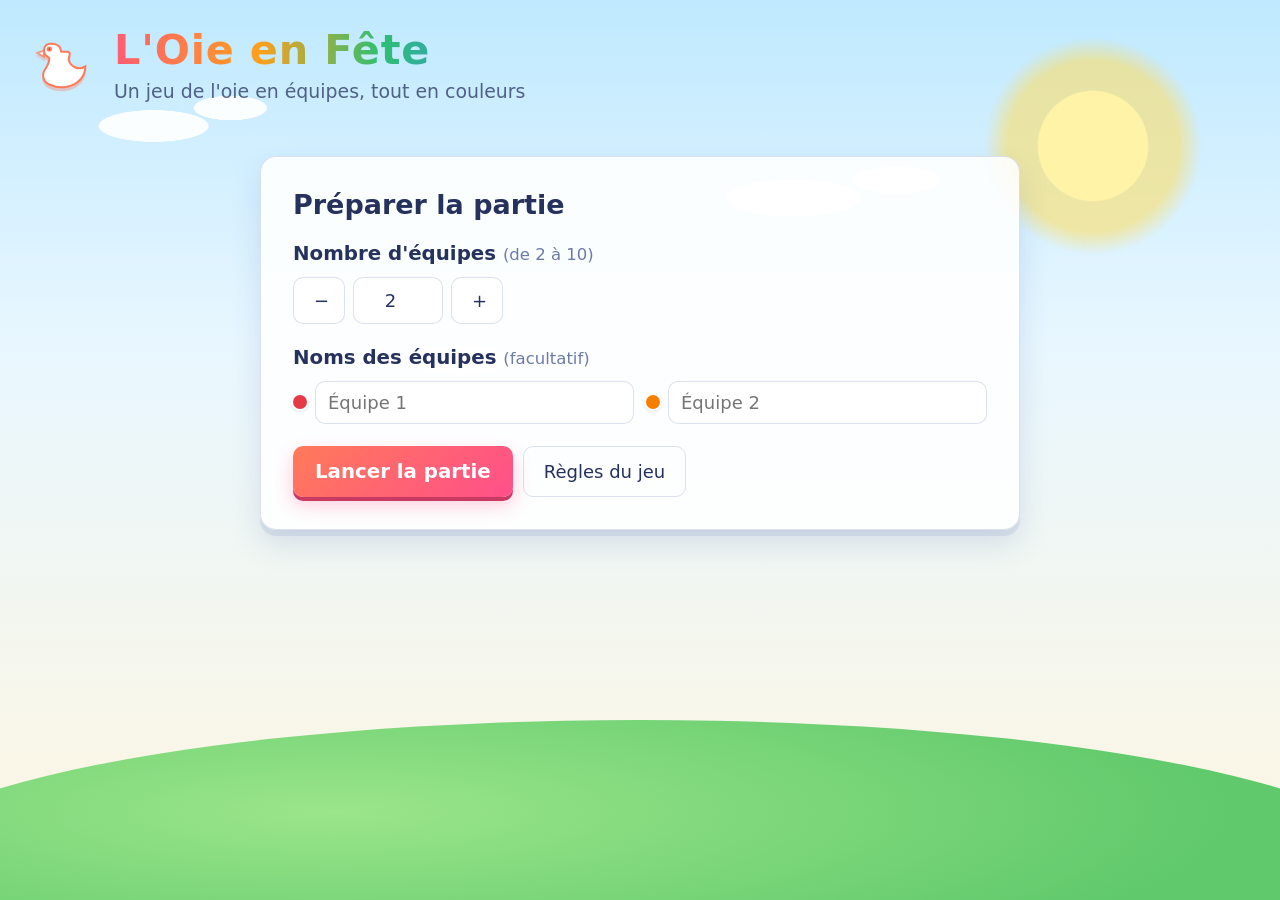
<file: index.html>
<!DOCTYPE html>
<html lang="fr">
<head>
  <meta charset="utf-8">
  <meta name="viewport" content="width=device-width, initial-scale=1">
  <title>L'Oie en Fête</title>
  <link rel="stylesheet" href="style.css">
</head>
<body>

<!-- Sprite des pictogrammes (habillage : modifiable sans toucher au jeu) -->
<svg width="0" height="0" style="position:absolute" aria-hidden="true">
  <symbol id="i-goose" viewBox="0 0 48 48"><path d="M14 8c-3 0-5 2-5 5 0 2 1 4 3 5l1 1c0 3-1 5-3 8-3 4-2 10 4 12 6 3 15 2 20-2 4-3 6-8 6-12-3 2-6 2-9 0-3-2-4-5-3-8 1-2 0-3-2-3h-4l-1-3c-1-2-3-3-7-3z"/><path d="M9 13l-5 2 5 3z" opacity=".7"/><circle cx="13" cy="12" r="1.2" fill="#0b1226"/></symbol>
  <symbol id="i-bridge" viewBox="0 0 48 48"><path d="M3 30h42v4H3zM6 30c3-12 33-12 36 0h-4C34 21 14 21 10 30zM9 34v8h4v-8zm13 0v8h4v-8zm13 0v8h4v-8z"/></symbol>
  <symbol id="i-inn" viewBox="0 0 48 48"><path d="M24 6L4 22h6v20h28V22h6zM20 42V30h8v12z"/></symbol>
  <symbol id="i-well" viewBox="0 0 48 48"><path d="M8 8h32v4h-3v10h-4V12H15v10h-4V12H8zM10 24h28v18H10zM14 28v10h20V28z" fill-rule="evenodd"/></symbol>
  <symbol id="i-maze" viewBox="0 0 48 48"><path d="M6 6h36v36H6zm5 5v26h26V11zm5 5h16v16H21v-8h6v-3H18v13h-2z" fill-rule="evenodd"/></symbol>
  <symbol id="i-prison" viewBox="0 0 48 48"><path d="M6 6h36v36H6zm5 5v26h5V11zm10 0v26h5V11zm10 0v26h5V11z" fill-rule="evenodd"/></symbol>
  <symbol id="i-death" viewBox="0 0 48 48"><path d="M24 4C13 4 8 12 8 20c0 5 2 8 5 10v8h6v-4h3v4h4v-4h3v4h6v-8c3-2 5-5 5-10C40 12 35 4 24 4zM17 19a4 4 0 110 8 4 4 0 010-8zm14 0a4 4 0 110 8 4 4 0 010-8z" fill-rule="evenodd"/></symbol>
  <symbol id="i-tide" viewBox="0 0 48 48"><path d="M3 14c5-6 9-6 14 0s9 6 14 0 9-6 14 0v6c-5-6-9-6-14 0s-9 6-14 0-9-6-14 0zm0 14c5-6 9-6 14 0s9 6 14 0 9-6 14 0v6c-5-6-9-6-14 0s-9 6-14 0-9-6-14 0z"/></symbol>
  <symbol id="i-thief" viewBox="0 0 48 48"><path d="M24 4c-9 0-16 6-16 15v9c0 8 7 14 16 14s16-6 16-14v-9C40 10 33 4 24 4zM8 17h32v8H8zm9 1a3 3 0 100 6 3 3 0 000-6zm14 0a3 3 0 100 6 3 3 0 000-6z" fill-rule="evenodd"/></symbol>
  <symbol id="i-mirror" viewBox="0 0 48 48"><path d="M24 2c9 0 16 8 16 18s-7 18-16 18S8 30 8 20 15 2 24 2zm0 5c-6 0-11 6-11 13s5 13 11 13 11-6 11-13S30 7 24 7zM20 40h8v3h5v3H15v-3h5zM17 22l12-12v5L17 27z" fill-rule="evenodd"/></symbol>
  <symbol id="i-start" viewBox="0 0 48 48"><path d="M10 4h4v40h-4zM16 6l24 8-24 10z"/></symbol>
  <symbol id="i-end" viewBox="0 0 48 48"><path d="M24 3l6 14 15 1-11 10 4 15-14-8-14 8 4-15L3 18l15-1z"/></symbol>
</svg>

<div class="sky" aria-hidden="true"><div class="aurora a1"></div><div class="aurora a2"></div><div class="stars"></div></div>

<main class="app">
  <header class="masthead">
    <svg class="logo" viewBox="0 0 48 48"><use href="#i-goose"/></svg>
    <div>
      <h1>L'Oie en Fête</h1>
      <p>Un jeu de l'oie en équipes, tout en couleurs</p>
    </div>
  </header>

  <!-- ÉCRAN 1 : préparation -->
  <section id="setup" class="card setup">
    <h2>Préparer la partie</h2>
    <label class="field-label" for="teamCount">Nombre d'équipes <small>(de 2 à 10)</small></label>
    <div class="stepper">
      <button type="button" id="teamMinus" aria-label="Moins d'équipes">−</button>
      <input id="teamCount" type="number" min="2" max="10" value="2" inputmode="numeric">
      <button type="button" id="teamPlus" aria-label="Plus d'équipes">+</button>
    </div>
    <p id="setupError" class="error" role="alert" hidden></p>

    <div class="field-label">Noms des équipes <small>(facultatif)</small></div>
    <ul id="teamNames" class="team-names"></ul>

    <div class="actions">
      <button type="button" id="startBtn" class="btn primary big">Lancer la partie</button>
      <button type="button" class="btn ghost" data-open="rulesDialog">Règles du jeu</button>
    </div>
  </section>

  <!-- ÉCRAN 2 : partie -->
  <section id="game" class="game" hidden>
    <div class="board-wrap">
      <div id="board" class="board" aria-label="Plateau de jeu"></div>
      <p id="banner" class="banner" aria-live="polite"></p>
    </div>

    <aside class="panel">
      <div class="card turn">
        <div class="turn-head">
          <span id="turnDot" class="dot"></span>
          <div><small>Au tour de</small><strong id="turnName">—</strong></div>
        </div>
        <div class="dice-row">
          <div id="die1" class="die" aria-label="Dé 1"></div>
          <div id="die2" class="die" aria-label="Dé 2"></div>
        </div>
        <button type="button" id="rollBtn" class="btn primary big">Lancer les dés</button>
        <div id="choice" class="choice" hidden>
          <p id="choicePrompt"></p>
          <div id="choiceBtns" class="choice-btns"></div>
        </div>
      </div>

      <div class="card">
        <h3>Équipes</h3>
        <ul id="teamList" class="team-list"></ul>
      </div>

      <div class="card">
        <h3>Journal</h3>
        <ol id="log" class="log"></ol>
      </div>

      <div class="actions row">
        <button type="button" class="btn ghost" data-open="rulesDialog">Règles</button>
        <button type="button" id="restartBtn" class="btn ghost">Nouvelle partie</button>
      </div>
    </aside>
  </section>
</main>

<dialog id="rulesDialog" class="dialog">
  <h2>Règles du jeu</h2>
  <ul class="rules">
    <li>Chaque équipe lance <b>deux dés</b> et avance de la somme obtenue, de la case 1 à la case <b>63</b>.</li>
    <li><svg><use href="#i-goose"/></svg><b>Oies</b> (5, 9, 14, 18, 23, 27, 32, 36, 41, 45, 50, 54, 59) : on avance à nouveau du même nombre et on rejoue.</li>
    <li><svg><use href="#i-bridge"/></svg><b>Pont</b> (6) : on saute à la case 12.</li>
    <li><svg><use href="#i-inn"/></svg><b>Auberge</b> (19) : on passe 2 tours.</li>
    <li><svg><use href="#i-well"/></svg><b>Puits</b> (31) : bloqué jusqu'à l'arrivée d'une autre équipe sur la case.</li>
    <li><svg><use href="#i-maze"/></svg><b>Labyrinthe</b> (42) : retour à la case 30.</li>
    <li><svg><use href="#i-prison"/></svg><b>Prison</b> (52) : bloqué jusqu'à l'arrivée d'une autre équipe sur la case.</li>
    <li><svg><use href="#i-death"/></svg><b>Mort</b> (58) : retour à la case 1.</li>
    <li><svg><use href="#i-thief"/></svg><b>Voleur</b> (29) : on échange sa place avec l'équipe de son choix.</li>
    <li><svg><use href="#i-mirror"/></svg><b>Miroir</b> (38) : on rejoue, mais le prochain lancer fait avancer dans le sens inverse.</li>
    <li><svg><use href="#i-tide"/></svg><b>Marée</b> (47) : on recule d'autant de cases qu'il y a d'équipes.</li>
    <li><b>Premier lancer :</b> 6 + 3 envoie à la case 26, 5 + 4 à la case 53.</li>
    <li><svg><use href="#i-end"/></svg>Il faut tomber <b>exactement</b> sur la case 63 : si le total dépasse, on recule d'autant de cases que l'excédent.</li>
  </ul>
  <form method="dialog"><button class="btn primary">Compris</button></form>
</dialog>

<dialog id="winDialog" class="dialog win">
  <svg class="logo big-logo" viewBox="0 0 48 48"><use href="#i-end"/></svg>
  <h2 id="winTitle">Victoire !</h2>
  <p id="winText"></p>
  <div class="actions row">
    <button type="button" id="replayBtn" class="btn primary">Rejouer</button>
    <button type="button" id="closeWinBtn" class="btn ghost">Voir le plateau</button>
  </div>
</dialog>

<script src="rules.js"></script>
<script src="app.js"></script>
</body>
</html>
</file>
<file: style.css>
/* L'Oie en Fête — habillage clair et coloré : ciel d'été, prairie, bonbons.
   Toute la direction artistique passe par les variables ci-dessous et ce fichier. */
:root {
  --bg: #fff6e0;
  --bg-2: #bfe9ff;
  --panel: rgba(255, 255, 255, .88);
  --panel-line: rgba(60, 90, 160, .18);
  --text: #26325e;
  --muted: #6b7aa6;
  --accent: #ff7a59;       /* corail */
  --accent-2: #7c5cff;     /* violet */
  --gold: #e0951a;
  --good: #129a5e;
  --bad: #d6355b;
  --cell: #ffffff;
  --cell-line: rgba(60, 90, 160, .22);
  --radius: 16px;
  --font: "Segoe UI", system-ui, -apple-system, "Helvetica Neue", Arial, sans-serif;
  --font-title: "Trebuchet MS", "Segoe UI", system-ui, sans-serif;
}

* { box-sizing: border-box; }
[hidden] { display: none !important; }
html, body { margin: 0; }
html { font-size: 18px; }
body {
  min-height: 100vh;
  font-family: var(--font);
  color: var(--text);
  background: linear-gradient(180deg, var(--bg-2) 0%, #e8f7ff 38%, var(--bg) 100%) fixed;
}

/* ----- Ciel : soleil, nuages, collines ----- */
.sky { position: fixed; inset: 0; overflow: hidden; pointer-events: none; z-index: 0; }
.aurora { position: absolute; border-radius: 50%; }
.a1 { width: 220px; height: 220px; right: 6%; top: 4%; background: radial-gradient(circle, #fff3a8 0 35%, rgba(255, 220, 90, .55) 36% 55%, transparent 70%); animation: glow 6s ease-in-out infinite alternate; }
.a2 { width: 120%; height: 34%; left: -10%; bottom: -14%; background: radial-gradient(ellipse at 30% 30%, #9be58a, #5fc96b 60%); border-radius: 50% 50% 0 0; }
.stars { position: absolute; inset: 0; background-image:
  radial-gradient(ellipse 90px 26px at 12% 14%, #fff 60%, transparent 62%), radial-gradient(ellipse 60px 20px at 18% 12%, #fff 60%, transparent 62%),
  radial-gradient(ellipse 110px 30px at 62% 22%, #fff 60%, transparent 62%), radial-gradient(ellipse 70px 22px at 70% 20%, #fff 60%, transparent 62%),
  radial-gradient(ellipse 80px 24px at 36% 40%, rgba(255, 255, 255, .8) 60%, transparent 62%); opacity: .9; animation: floaty 30s ease-in-out infinite alternate; }
@keyframes glow { to { transform: scale(1.08); } }
@keyframes floaty { to { transform: translateX(40px); } }

/* ----- Mise en page ----- */
.app { position: relative; z-index: 1; max-width: 1700px; margin: 0 auto; padding: 28px 32px 56px; }
.masthead { display: flex; align-items: center; gap: 18px; margin-bottom: 36px; }
.masthead h1 { margin: 0; font: 700 clamp(1.6rem, 4vw, 2.3rem)/1.1 var(--font-title); letter-spacing: .02em;
  background: linear-gradient(90deg, #ff5d73, #ff9f1c 35%, #2fbf71 65%, #3a86ff); -webkit-background-clip: text; background-clip: text; color: transparent; }
.masthead p { margin: 6px 0 0; color: var(--text); opacity: .75; font-size: 1.05rem; }
.logo { width: 64px; height: 64px; fill: #fff; stroke: #ff7a59; stroke-width: 1.5; filter: drop-shadow(0 3px 0 rgba(255, 122, 89, .35)); flex: none; }
.big-logo { width: 84px; height: 84px; fill: #ffc531; stroke: #e0951a; stroke-width: 1.5; filter: drop-shadow(0 4px 0 rgba(224, 149, 26, .3)); }

.card { background: var(--panel); border: 1px solid var(--panel-line); border-radius: var(--radius); padding: 24px; box-shadow: 0 6px 0 rgba(60, 90, 160, .1), 0 14px 30px rgba(60, 90, 160, .15); }
.card h2, .card h3 { margin: 0 0 12px; font-family: var(--font-title); }
.card h3 { font-size: 1rem; color: var(--gold); letter-spacing: .04em; text-transform: uppercase; }

/* ----- Préparation ----- */
.setup { max-width: 760px; margin: 6vh auto 0; padding: 32px; }
.field-label { display: block; margin: 22px 0 12px; font-size: 1.1rem; font-weight: 600; }
.field-label small { color: var(--muted); font-weight: 400; }
.stepper { display: flex; align-items: stretch; gap: 8px; }
.stepper input { width: 90px; text-align: center; font-size: 1.6rem; font-weight: 700; }
.stepper button { width: 52px; font-size: 1.6rem; }
input[type=number], input[type=text] { background: #fff; color: var(--text); border: 1px solid var(--panel-line); border-radius: 10px; padding: 10px 12px; font: inherit; }
input:focus-visible, button:focus-visible { outline: 2px solid var(--accent); outline-offset: 2px; }
.stepper button, .btn { cursor: pointer; border: 1px solid var(--panel-line); border-radius: 10px; background: #fff; color: var(--text); font: inherit; padding: 12px 20px; transition: transform .12s, background .2s, box-shadow .2s; }
.stepper button:hover, .btn:not(.primary):hover:not(:disabled) { background: #eef4ff; }
.btn:active:not(:disabled) { transform: translateY(2px); }
.btn:disabled { opacity: .85; filter: grayscale(.7); cursor: not-allowed; }
.btn.primary { background: linear-gradient(135deg, #ff7a59, #ff4f8b); color: #fff; font-weight: 700; border: 0; box-shadow: 0 4px 0 #c93a62, 0 8px 18px rgba(255, 79, 139, .3); }
.btn.primary:hover:not(:disabled) { filter: brightness(1.07); }
.btn.ghost { background: transparent; }
.btn.big { padding: 14px 22px; font-size: 1.1rem; }
.error { color: var(--bad); margin: 8px 0 0; }
.team-names { list-style: none; margin: 0; padding: 0; display: grid; grid-template-columns: repeat(auto-fill, minmax(260px, 1fr)); gap: 12px; }
.team-names li { display: flex; align-items: center; gap: 8px; }
.team-names input { flex: 1; min-width: 0; }
.actions { display: flex; flex-wrap: wrap; gap: 10px; margin-top: 22px; }
.actions.row { margin-top: 0; }
.dot { width: 14px; height: 14px; border-radius: 50%; flex: none; box-shadow: 0 0 0 2px #fff, 0 1px 4px rgba(0, 0, 0, .3); }

/* ----- Partie ----- */
.game { display: grid; grid-template-columns: minmax(0, 1fr) 440px; gap: 32px; align-items: start; }
.board-wrap { min-width: 0; }
.board {
  container-type: inline-size;
  position: relative; display: grid; width: 100%; max-width: 1100px; margin: 8px auto 0;
  grid-template-columns: repeat(9, 1fr); grid-template-rows: repeat(7, 1fr); aspect-ratio: 9 / 7;
  border-radius: 18px;
  background: linear-gradient(160deg, #fff, #f2f7ff); padding: 0;
  box-shadow: 0 0 0 .8cqw #fff, 0 0 0 1cqw var(--panel-line), 0 18px 40px rgba(60, 90, 160, .28);
}
.cell {
  position: relative; display: grid; place-items: center; border-radius: 1.2cqw; overflow: hidden; margin: .3cqw;
  background: linear-gradient(160deg, #fff, #eef3ff); border: 2px solid var(--cell-line);
}
.cell-num { position: absolute; left: .8cqw; top: .5cqw; font-size: 1.8cqw; font-weight: 800; color: var(--text); opacity: .7; }
.cell-icon { width: 5.2cqw; height: 5.2cqw; margin-top: 1.2cqw; fill: currentColor; opacity: .92; }
.t-goose { color: #0f9d6b; background: linear-gradient(160deg, #d6f8e4, #b3efcf); border-color: #4fd39b; }
.t-bridge { color: #c77700; background: linear-gradient(160deg, #fff0c2, #ffe08a); border-color: #f5b83d; }
.t-inn { color: #d9531e; background: linear-gradient(160deg, #ffe3d3, #ffc7aa); border-color: #ff9b6b; }
.t-well { color: #1b78d1; background: linear-gradient(160deg, #d8ecff, #b0d6ff); border-color: #5aa7f2; }
.t-maze { color: #7c3fd8; background: linear-gradient(160deg, #eadfff, #d3bdff); border-color: #a77cf0; }
.t-prison { color: #55627f; background: linear-gradient(160deg, #e4e9f2, #cfd7e6); border-color: #98a5bf; }
.t-death { color: #d6355b; background: linear-gradient(160deg, #ffdbe4, #ffb9cb); border-color: #ff7c9b; }
.t-thief { color: #b0420f; background: linear-gradient(160deg, #ffe9c9, #ffcf8f); border-color: #f5a03d; }
.t-mirror { color: #0f8aa8; background: linear-gradient(160deg, #d9f6ff, #aee8fb); border-color: #4cc5e6; }
.t-tide { color: #1560c4; background: linear-gradient(160deg, #cfe4ff, #8fc1ff); border-color: #4d94f0; }
.t-start { color: #129a5e; background: linear-gradient(160deg, #e2fbb8, #c2f27a); border-color: #8bd62e; }
.t-end { color: #e0951a; background: radial-gradient(circle, #fff6bf, #ffd95e 80%); border-color: #f2b21a; box-shadow: 0 0 0 2px #fff, 0 0 18px rgba(255, 196, 30, .7); }

.pawn-layer { position: absolute; inset: 0; pointer-events: none; }
.pawn {
  --size: 3.9cqw;
  position: absolute; width: var(--size); height: var(--size); border-radius: 50%;
  left: calc((var(--col, 0) + .5) * 11.111cqw - var(--size) / 2 + var(--dx, 0) * 1cqw);
  top: calc((var(--row, 0) + .5) * 11.111cqw - var(--size) / 2 + var(--dy, 0) * 1cqw);
  display: grid; place-items: center; font-weight: 800; font-size: 2.2cqw; color: #fff; text-shadow: 0 1px 2px rgba(0, 0, 0, .45);
  background: radial-gradient(circle at 35% 30%, rgba(255, 255, 255, .55), var(--pc) 60%); border: .3cqw solid #fff;
  box-shadow: 0 .5cqw .8cqw rgba(30, 40, 90, .4);
  transition: left .24s ease, top .24s ease, transform .2s;
}
.pawn.active { animation: pulse 1.2s ease-in-out infinite; }
.pawn.jumping { transition: left .6s cubic-bezier(.3, 1.4, .6, 1), top .6s cubic-bezier(.3, 1.4, .6, 1); transform: scale(1.5); }
@keyframes pulse { 50% { box-shadow: 0 .5cqw .8cqw rgba(30, 40, 90, .4), 0 0 0 .7cqw rgba(255, 255, 255, .85), 0 0 1.8cqw .9cqw var(--pc); } }

.banner { min-height: 1.6em; font-weight: 700; margin: 16px auto 0; max-width: 900px; padding: 14px 24px; border-radius: 99px; background: rgba(255, 255, 255, .92); box-shadow: 0 4px 14px rgba(60, 90, 160, .2); text-align: center; font-family: var(--font-title); font-size: 1.2rem; color: var(--text); }
.banner[data-tone=good] { color: var(--good); }
.banner[data-tone=bad] { color: var(--bad); }

/* ----- Panneau latéral ----- */
.panel { display: grid; gap: 22px; }
.turn-head { display: flex; align-items: center; gap: 10px; }
.turn-head small { display: block; color: var(--muted); font-size: .95rem; }
.turn-head strong { font: 700 1.6rem var(--font-title); }
.dice-row { display: flex; justify-content: center; gap: 24px; margin: 24px 0; }
.die { width: 78px; height: 78px; padding: 10px; border-radius: 14px; display: grid; grid-template: repeat(3, 1fr) / repeat(3, 1fr);
  background: #fff; border: 2px solid #26325e; box-shadow: 0 4px 0 #26325e; }
.die i { display: block; place-self: center; width: 13px; height: 13px; border-radius: 50%; }
.die i.pip { background: #ff4f8b; }
.die.rolling { animation: tumble .35s linear infinite; }
@keyframes tumble { to { transform: rotate(360deg); } }
.turn .btn { width: 100%; }

.team-list { list-style: none; margin: 0; padding: 0; display: grid; gap: 8px; font-size: 1.05rem; }
.team-list li { display: flex; align-items: center; gap: 12px; padding: 9px 12px; border-radius: 10px; border: 1px solid transparent; }
.team-list li.current { background: #fff4d6; border-color: #ffc531; }
.choice p { margin: 0 0 10px; font-weight: 700; text-align: center; }
.choice-btns { display: grid; gap: 8px; }
.choice-btn { display: flex; align-items: center; gap: 8px; text-align: left; }
.choice-btn small { margin-left: auto; color: var(--muted); }
.chip.good { background: #d9f6e6; color: var(--good); }
.tname { flex: 1; min-width: 0; overflow: hidden; text-overflow: ellipsis; white-space: nowrap; }
.tpos { color: var(--text); opacity: .7; font-size: 1rem; white-space: nowrap; }
.chip { font-size: .8rem; padding: 3px 10px; white-space: nowrap; border-radius: 99px; background: #ffdbe4; color: var(--bad); font-weight: 600; }

.log { list-style: none; margin: 0; padding: 0; max-height: 320px; overflow: auto; font-size: 1rem; line-height: 1.4; display: grid; gap: 10px; }
.log li { padding: 2px 0 2px 12px; border-left: 4px solid var(--panel-line); color: var(--text); opacity: .72; }
.log li[data-tone=good] { border-color: var(--good); }
.log li[data-tone=bad] { border-color: var(--bad); }
.log li:first-child { opacity: 1; font-weight: 600; }

/* ----- Fenêtres ----- */
.dialog { background: #fff; color: var(--text); border: 1px solid var(--panel-line); border-radius: 18px; max-width: min(760px, 94vw); padding: 36px; font-size: 1.05rem; box-shadow: 0 30px 80px rgba(40, 60, 120, .4); }
.dialog::backdrop { background: rgba(80, 110, 180, .45); backdrop-filter: blur(3px); }
.dialog h2 { margin-top: 0; font-family: var(--font-title); color: var(--gold); }
.rules { padding: 0; list-style: none; display: grid; gap: 14px; line-height: 1.5; }
.rules li { display: flex; gap: 10px; align-items: flex-start; }
.rules svg { width: 28px; height: 28px; fill: var(--accent-2); flex: none; }
.rules li:not(:has(svg)) { padding-left: 38px; }
.win { text-align: center; }
.win .actions { justify-content: center; }

@media (max-width: 1200px) {
  .game { grid-template-columns: 1fr; }
  .app { padding: 20px 16px 40px; }
  html { font-size: 16px; }
}
@media (prefers-reduced-motion: reduce) {
  .aurora, .pawn.active, .die.rolling { animation: none; }
}
</file>
